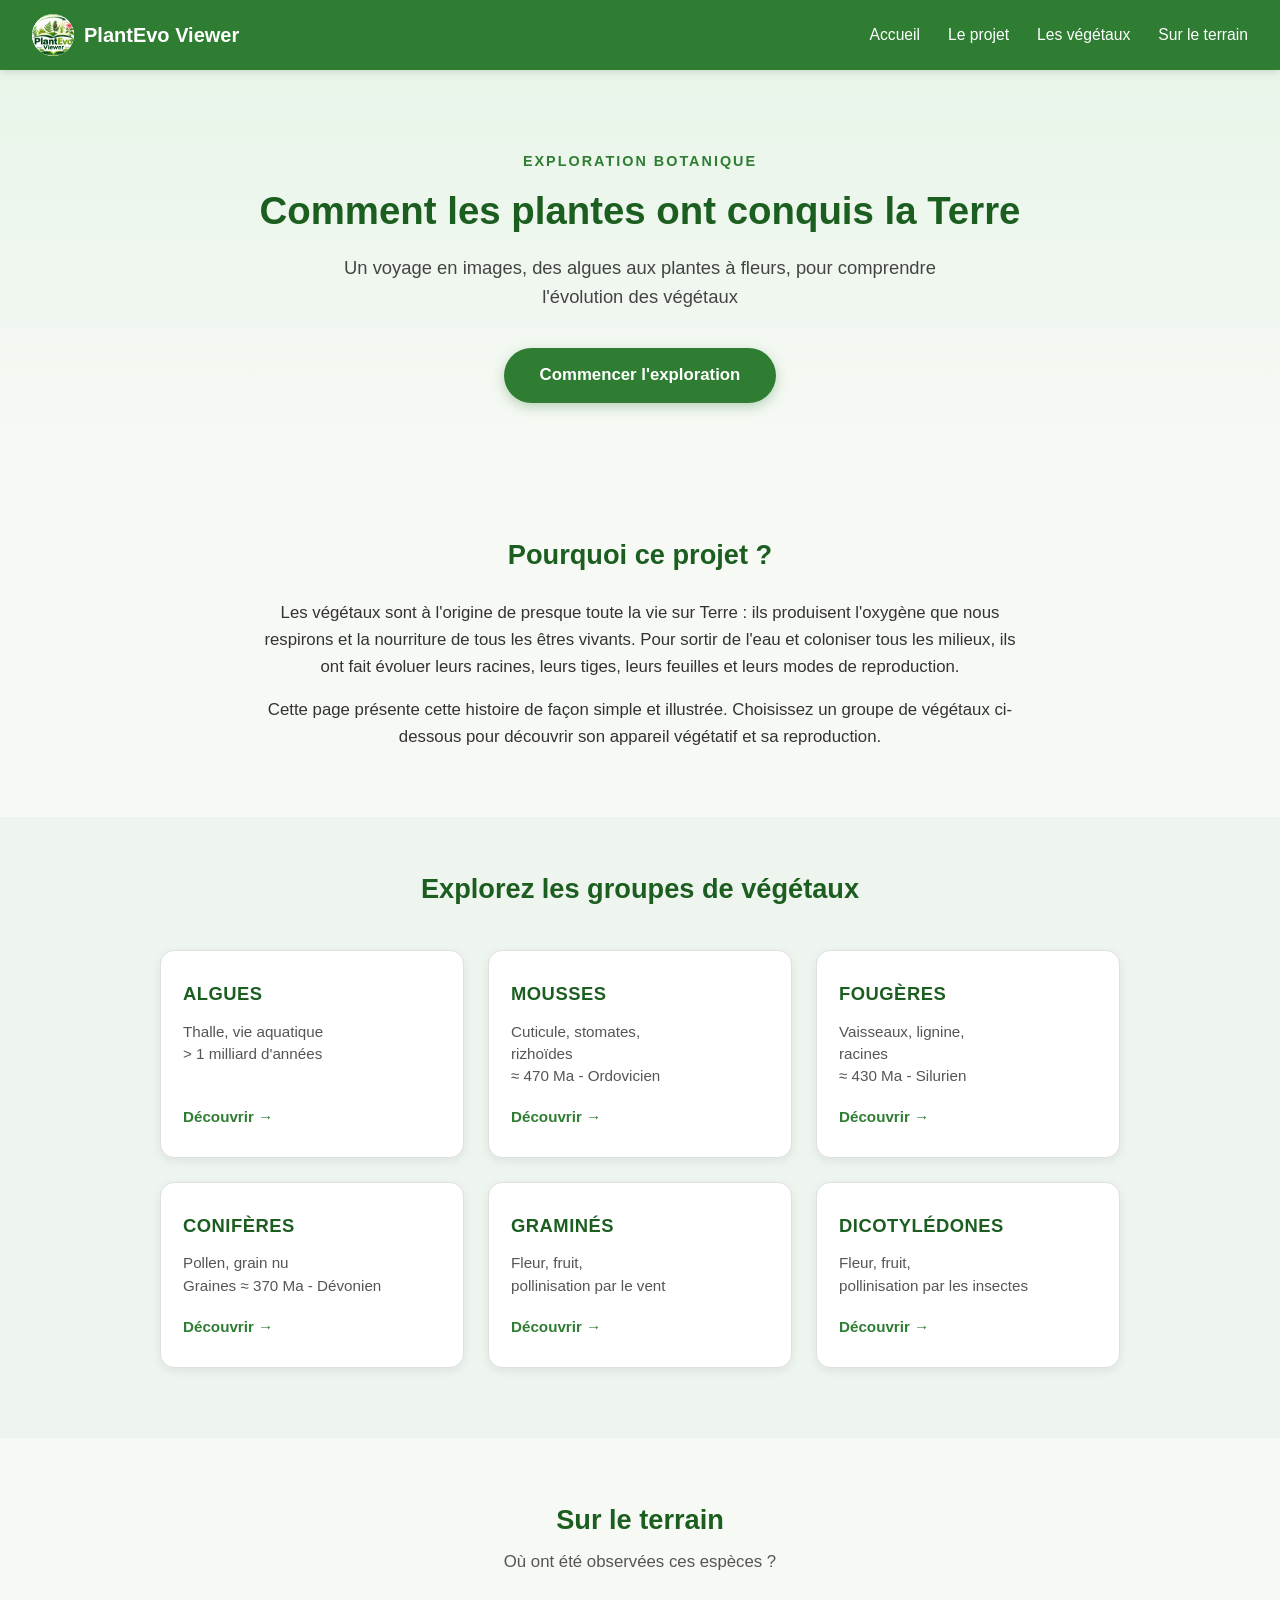
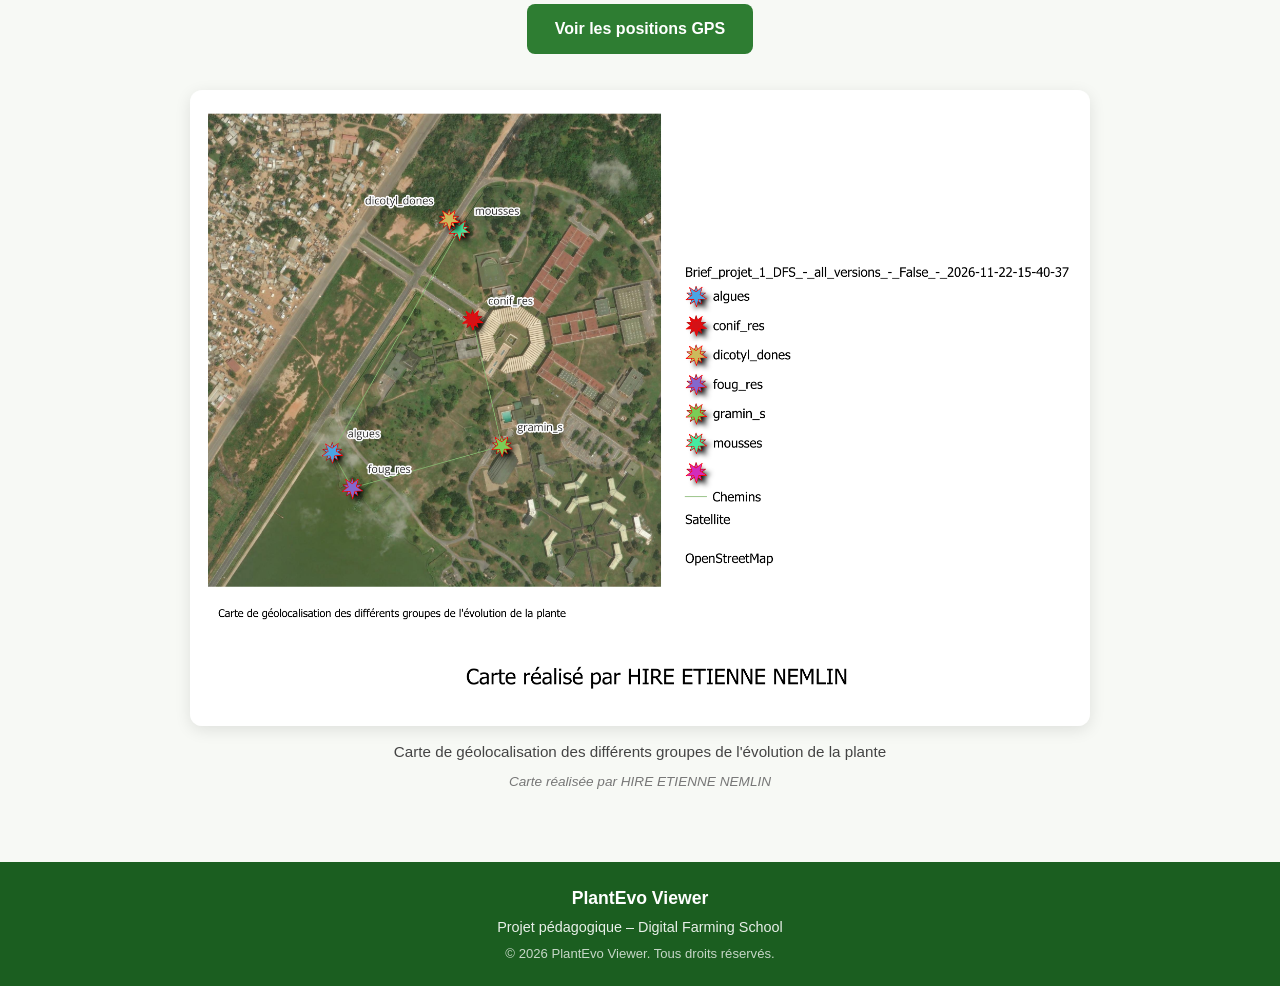
<file: index.html>
<!DOCTYPE html>
<html lang="fr">
<head>
  <meta charset="UTF-8">
  <meta name="viewport" content="width=device-width, initial-scale=1.0">
  <title>PlantEvo Viewer – Exploration Botanique</title>
  <link rel="stylesheet" href="css/style.css">
</head>
<body>

  <!-- HEADER -->
  <header>
    <div class="logo">
      <div class="logo-circle">
        <img src="image/PlantEvo.png" alt="Logo PlantEvo">
      </div>
      <span>PlantEvo Viewer</span>
    </div>

    <nav>
      <a href="#accueil">Accueil</a>
      <a href="#projet">Le projet</a>
      <a href="#vegetaux">Les végétaux</a>
      <a href="#terrain">Sur le terrain</a>
    </nav>
  </header>

  <!-- HERO -->
  <section id="accueil" class="hero">
    <p class="hero-label">EXPLORATION BOTANIQUE</p>
    <h1>Comment les plantes ont conquis la Terre</h1>
    <p class="hero-subtitle">
      Un voyage en images, des algues aux plantes à fleurs, pour comprendre<br>
      l'évolution des végétaux
    </p>
    <a href="#vegetaux" class="btn-primary">Commencer l'exploration</a>
  </section>

  <!-- POURQUOI CE PROJET -->
  <section id="projet" class="why-section">
    <h2>Pourquoi ce projet ?</h2>
    <div class="why-content">
      <p>
        Les végétaux sont à l'origine de presque toute la vie sur Terre : ils produisent l'oxygène que nous
        respirons et la nourriture de tous les êtres vivants. Pour sortir de l'eau et coloniser tous les milieux,
        ils ont fait évoluer leurs racines, leurs tiges, leurs feuilles et leurs modes de reproduction.
      </p>
      <p>
        Cette page présente cette histoire de façon simple et illustrée. Choisissez un groupe de végétaux
        ci-dessous pour découvrir son appareil végétatif et sa reproduction.
      </p>
    </div>
  </section>

  <!-- GROUPES DE VÉGÉTAUX -->
  <section id="vegetaux" class="groups-section">
    <h2>Explorez les groupes de végétaux</h2>

    <div class="groups-grid">
      <!-- Algues -->
      <a href="Algues.html" class="group-card">
        <h3>ALGUES</h3>
        <p>Thalle, vie aquatique<br>&gt; 1 milliard d'années</p>
        <span class="discover">Découvrir →</span>
      </a>

      <!-- Mousses -->
      <a href="Mousse.html" class="group-card">
        <h3>MOUSSES</h3>
        <p>Cuticule, stomates,<br>rizhoïdes<br>≈ 470 Ma - Ordovicien</p>
        <span class="discover">Découvrir →</span>
      </a>

      <!-- Fougères -->
      <a href="Fougère.html" class="group-card">
        <h3>FOUGÈRES</h3>
        <p>Vaisseaux, lignine,<br>racines<br>≈ 430 Ma - Silurien</p>
        <span class="discover">Découvrir →</span>
      </a>

      <!-- Conifères -->
      <a href="Conifère.html" class="group-card">
        <h3>CONIFÈRES</h3>
        <p>Pollen, grain nu<br>Graines ≈ 370 Ma - Dévonien</p>
        <span class="discover">Découvrir →</span>
      </a>

      <!-- Graminés -->
      <a href="Graminé.html" class="group-card">
        <h3>GRAMINÉS</h3>
        <p>Fleur, fruit,<br>pollinisation par le vent</p>
        <span class="discover">Découvrir →</span>
      </a>

      <!-- Dicotylédones -->
      <a href="Dicotylédone.html" class="group-card">
        <h3>DICOTYLÉDONES</h3>
        <p>Fleur, fruit,<br>pollinisation par les insectes</p>
        <span class="discover">Découvrir →</span>
      </a>
    </div>
  </section>

  <!-- SUR LE TERRAIN -->
  <section id="terrain" class="terrain-section">
    <h2>Sur le terrain</h2>
    <p class="terrain-subtitle">Où ont été observées ces espèces ?</p>

    <a href="image/Carte 1.png" class="btn-secondary">Voir les positions GPS</a>

    <div class="map-container">
      <img src="image/Carte 1.png" alt="Carte des observations">
      <p class="map-caption">Carte de géolocalisation des différents groupes de l'évolution de la plante</p>
      <p class="map-credit">Carte réalisée par HIRE ETIENNE NEMLIN</p>
    </div>
  </section>

  <!-- FOOTER -->
  <footer>
    <div class="title">PlantEvo Viewer</div>
    <div class="subtitle">Projet pédagogique – Digital Farming School</div>
    <div class="copyright">© 2026 PlantEvo Viewer. Tous droits réservés.</div>
  </footer>

</body>
</html>
</file>
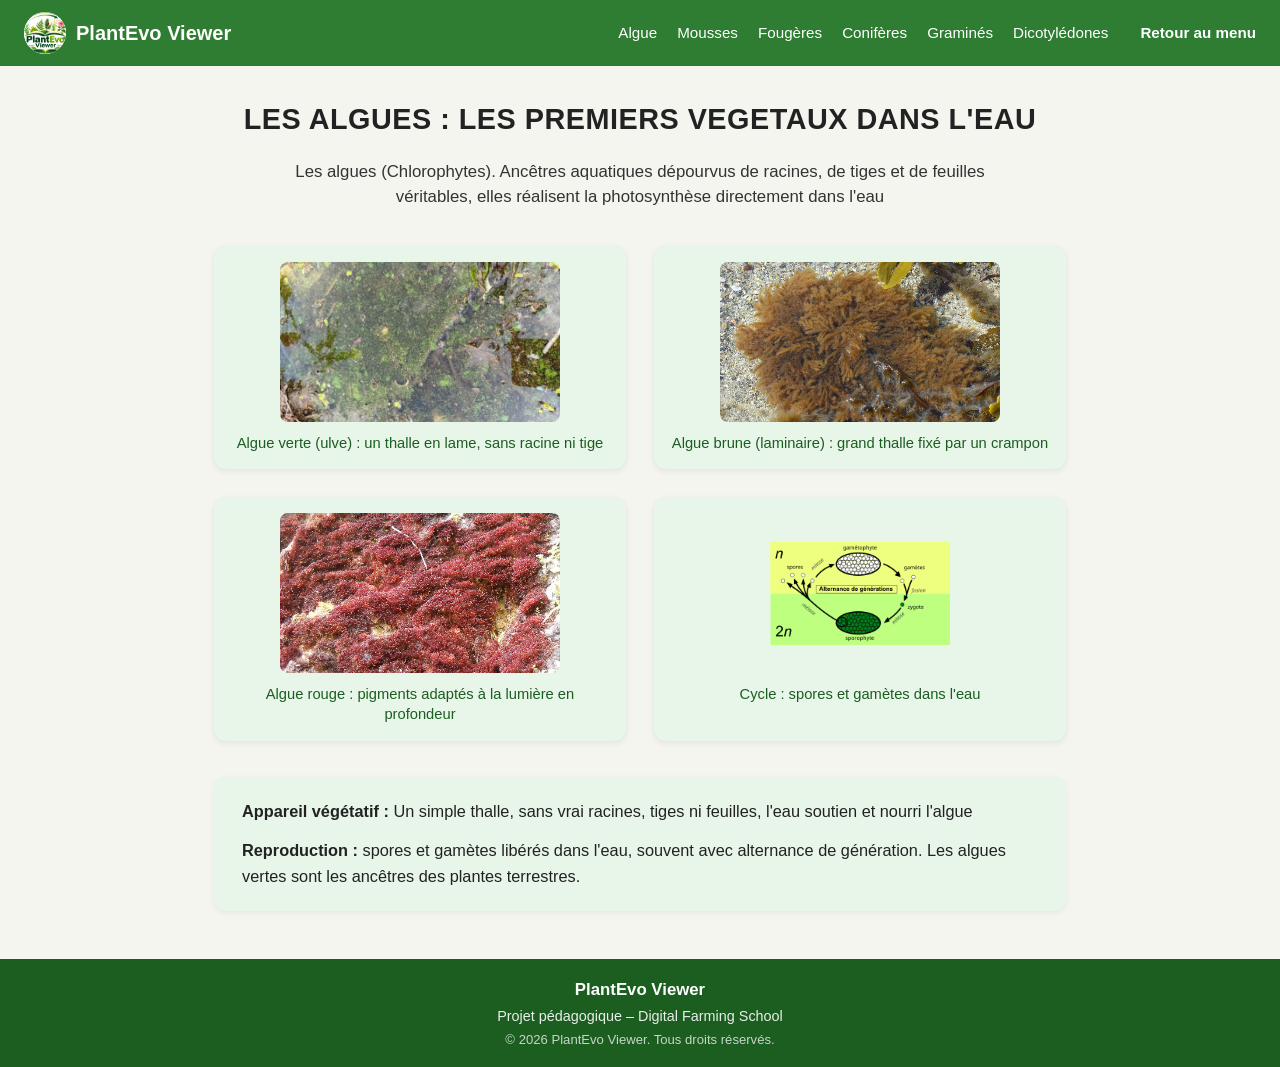
<file: Algues.html>
<!DOCTYPE html>
<html lang="fr">
<head>
  <meta charset="UTF-8">
  <meta name="viewport" content="width=device-width, initial-scale=1.0">
  <title>Les Algues – PlantEvo Viewer</title>
  <link rel="stylesheet" href="css/Algue.css">
</head>
<body>

  <!-- HEADER -->
  <header>
    <div class="logo">
      <div class="logo-circle">
        <img src="image/PlantEvo.png" alt="Logo PlantEvo">
      </div>
      <span>PlantEvo Viewer</span>
    </div>

    <nav>
      <a href="Algues.html">Algue</a>
      <a href="Mousse.html">Mousses</a>
      <a href="Fougère.html">Fougères</a>
      <a href="Conifère.html">Conifères</a>
      <a href="Graminé.html">Graminés</a>
      <a href="Dicotylédone.html">Dicotylédones</a>
      <a href="index.html" class="retour">Retour au menu</a>
    </nav>
  </header>

  <!-- CONTENU PRINCIPAL -->
  <main>
    <h1>LES ALGUES : LES PREMIERS VEGETAUX DANS L'EAU</h1>

    <p class="intro">
      Les algues (Chlorophytes). Ancêtres aquatiques dépourvus de racines, de tiges et de feuilles véritables,
      elles réalisent la photosynthèse directement dans l'eau
    </p>

    <div class="cards">
      <!-- Carte 1 -->
      <figure class="card">
        <img src="image/Algue_verte.jpg" alt="Algue verte">
        <figcaption>Algue verte (ulve) : un thalle en lame, sans racine ni tige</figcaption>
      </figure>

      <!-- Carte 2 -->
      <figure class="card">
        <img src="image/Algue_brune.jpg" alt="Algue brune">
        <figcaption>Algue brune (laminaire) : grand thalle fixé par un crampon</figcaption>
      </figure>

      <!-- Carte 3 -->
      <figure class="card">
        <img src="image/Algue_rouge.jpg" alt="Algue rouge">
        <figcaption>Algue rouge : pigments adaptés à la lumière en profondeur</figcaption>
      </figure>

      <!-- Carte 4 - Cycle -->
      <figure class="card cycle">
        <img src="image/gamete_spore.webp" alt="Cycle de vie">
        <figcaption>Cycle : spores et gamètes dans l'eau</figcaption>
      </figure>
    </div>

    <!-- Bloc d'informations -->
    <div class="info-box">
      <p>
        <strong>Appareil végétatif :</strong> Un simple thalle, sans vrai racines, tiges ni feuilles, l'eau soutien et nourri
        l'algue
      </p>
      <p>
        <strong>Reproduction :</strong> spores et gamètes libérés dans l'eau, souvent avec alternance de génération.
        Les algues vertes sont les ancêtres des plantes terrestres.
      </p>
    </div>
  </main>

  <!-- FOOTER -->
  <footer>
    <div class="title">PlantEvo Viewer</div>
    <div class="subtitle">Projet pédagogique – Digital Farming School</div>
    <div class="copyright">© 2026 PlantEvo Viewer. Tous droits réservés.</div>
  </footer>

</body>
</html>
</file>
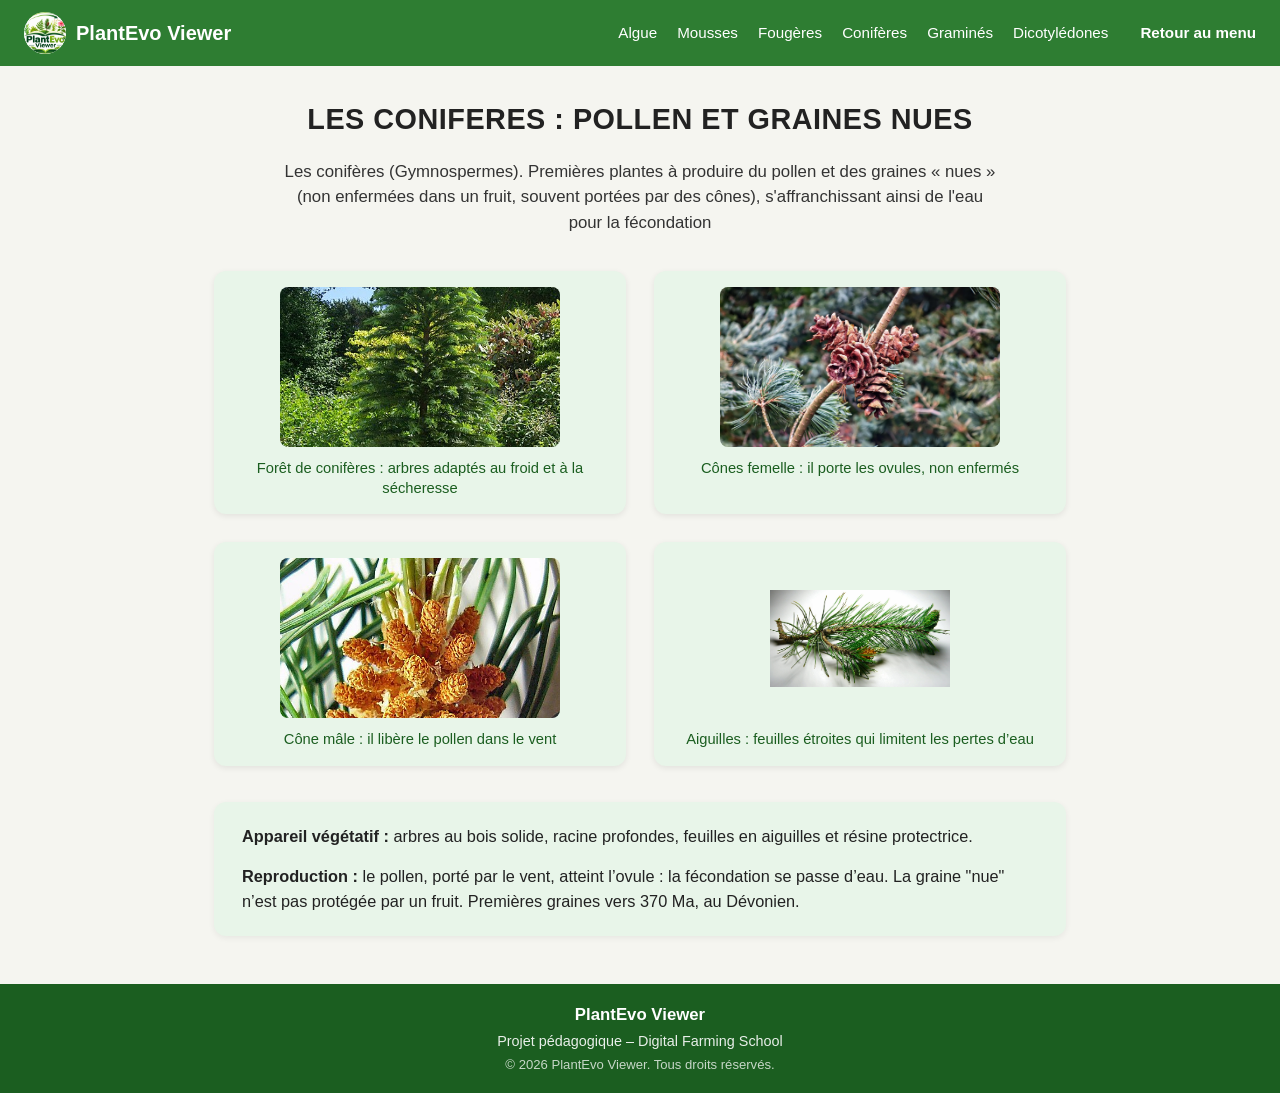
<file: Conifère.html>
<!DOCTYPE html>
<html lang="fr">
<head>
  <meta charset="UTF-8">
  <meta name="viewport" content="width=device-width, initial-scale=1.0">
  <title>Les conifères – PlantEvo Viewer</title>
  <link rel="stylesheet" href="css/Conifère.css">
</head>
<body>

  <!-- HEADER -->
  <header>
    <div class="logo">
      <div class="logo-circle">
        <img src="image/PlantEvo.png" alt="Logo PlantEvo">
      </div>
      <span>PlantEvo Viewer</span>
    </div>

    <nav>
      <a href="Algues.html">Algue</a>
      <a href="Mousse.html">Mousses</a>
      <a href="Fougère.html">Fougères</a>
      <a href="Conifère.html">Conifères</a>
      <a href="Graminé.html">Graminés</a>
      <a href="Dicotylédone.html">Dicotylédones</a>
      <a href="index.html" class="retour">Retour au menu</a>
    </nav>
  </header>

  <!-- CONTENU PRINCIPAL -->
  <main>
    <h1>LES CONIFERES : POLLEN ET GRAINES NUES</h1>

    <p class="intro">
      
Les conifères (Gymnospermes). Premières plantes à produire du pollen et des graines « nues » (non enfermées dans un fruit, souvent portées par des cônes), s'affranchissant ainsi de l'eau pour la fécondation
    </p>

    <div class="cards">
      <!-- Carte 1 -->
      <figure class="card">
        <img src="image/conifère.jpg" alt="Forêt de conifères">
        <figcaption>Forêt de conifères : arbres adaptés au froid et à la sécheresse</figcaption>
      </figure>

      <!-- Carte 2 -->
      <figure class="card">
        <img src="image/cone_femelle.jpg" alt="Cône femelle">
        <figcaption>Cônes femelle : il porte les ovules, non enfermés</figcaption>
      </figure>

      <!-- Carte 3 -->
      <figure class="card">
        <img src="image/cones_male.jpg" alt="Cônes mâles">
        <figcaption>Cône mâle : il libère le pollen dans le vent</figcaption>
      </figure>

      <!-- Carte 4 - Cycle -->
      <figure class="card cycle">
        <img src="image/cone_aiguille.jpg" alt="Aiguille et cône">
        <figcaption>Aiguilles : feuilles étroites qui limitent les pertes d’eau</figcaption>
      </figure>
    </div>

    <!-- Bloc d'informations -->
    <div class="info-box">
      <p>
        <strong>Appareil végétatif :</strong> arbres au bois solide, racine profondes, feuilles en aiguilles et résine protectrice.
      </p>
      <p>
        <strong>Reproduction :</strong> le pollen, porté par le vent, atteint l’ovule : la fécondation se passe d’eau. La graine "nue" n’est pas protégée par un fruit.
Premières graines vers 370 Ma, au Dévonien.
      </p>
    </div>
  </main>

  <!-- FOOTER -->
  <footer>
    <div class="title">PlantEvo Viewer</div>
    <div class="subtitle">Projet pédagogique – Digital Farming School</div>
    <div class="copyright">© 2026 PlantEvo Viewer. Tous droits réservés.</div>
  </footer>

</body>
</html>
</file>
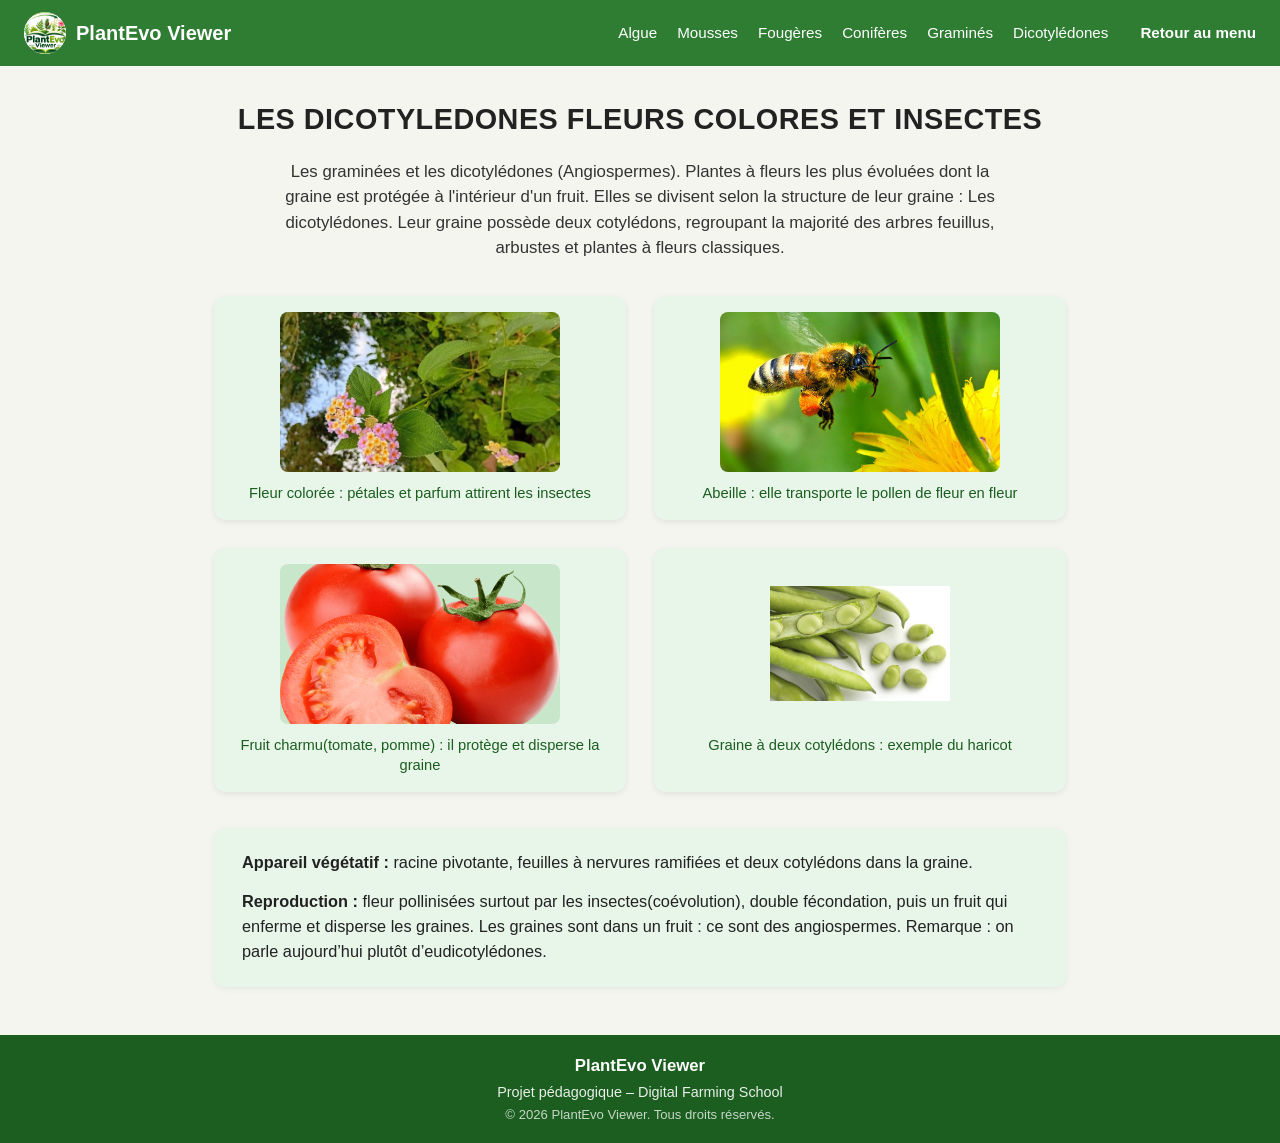
<file: Dicotylédone.html>
<!DOCTYPE html>
<html lang="fr">
<head>
  <meta charset="UTF-8">
  <meta name="viewport" content="width=device-width, initial-scale=1.0">
  <title>Les Dicotylédones – PlantEvo Viewer</title>
  <link rel="stylesheet" href="css/Dicotylédone.css">
</head>
<body>

  <!-- HEADER -->
  <header>
    <div class="logo">
      <div class="logo-circle">
        <img src="image/PlantEvo.png" alt="Logo PlantEvo">
      </div>
      <span>PlantEvo Viewer</span>
    </div>

    <nav>
      <a href="Algues.html">Algue</a>
      <a href="Mousse.html">Mousses</a>
      <a href="Fougère.html">Fougères</a>
      <a href="Conifère.html">Conifères</a>
      <a href="Graminé.html">Graminés</a>
      <a href="Dicotylédone.html">Dicotylédones</a>
      <a href="index.html" class="retour">Retour au menu</a>
    </nav>
  </header>

  <!-- CONTENU PRINCIPAL -->
  <main>
    <h1>LES DICOTYLEDONES FLEURS COLORES ET INSECTES</h1>

    <p class="intro">
      
Les graminées et les dicotylédones (Angiospermes). Plantes à fleurs les plus évoluées dont la graine est protégée à l'intérieur d'un fruit. Elles se divisent selon la structure de leur graine :
Les dicotylédones. Leur graine possède deux cotylédons, regroupant la majorité des arbres feuillus, arbustes et plantes à fleurs classiques.
    </p>

    <div class="cards">
      <!-- Carte 1 -->
      <figure class="card">
        <img src="image/Dicotylédones.jpg" alt="Fleur de dicotylédone">
        <figcaption>Fleur colorée : pétales et parfum attirent les insectes</figcaption>
      </figure>

      <!-- Carte 2 -->
      <figure class="card">
        <img src="image/abeille.jpg" alt="Abeille">
        <figcaption>Abeille : elle transporte le pollen de fleur en fleur</figcaption>
      </figure>

      <!-- Carte 3 -->
      <figure class="card">
        <img src="image/tomate.png" alt="Tomate">
        <figcaption>Fruit charmu(tomate, pomme) : il protège et disperse la graine</figcaption>
      </figure>

      <!-- Carte 4 - Cycle -->
      <figure class="card cycle">
        <img src="image/haricot2.webp" alt="Haricot">
        <figcaption>Graine à deux cotylédons : exemple du haricot</figcaption>
      </figure>
    </div>

    <!-- Bloc d'informations -->
    <div class="info-box">
      <p>
        <strong>Appareil végétatif :</strong>  racine pivotante, feuilles à nervures ramifiées et deux cotylédons dans la graine.
      </p>
      <p>
        <strong>Reproduction :</strong> fleur pollinisées surtout par les insectes(coévolution), double fécondation, puis un fruit qui enferme et disperse les graines. Les graines sont dans un fruit : ce sont des angiospermes.
Remarque : on parle aujourd’hui plutôt d’eudicotylédones. 
      </p>
    </div>
  </main>

  <!-- FOOTER -->
  <footer>
    <div class="title">PlantEvo Viewer</div>
    <div class="subtitle">Projet pédagogique – Digital Farming School</div>
    <div class="copyright">© 2026 PlantEvo Viewer. Tous droits réservés.</div>
  </footer>

</body>
</html>
</file>
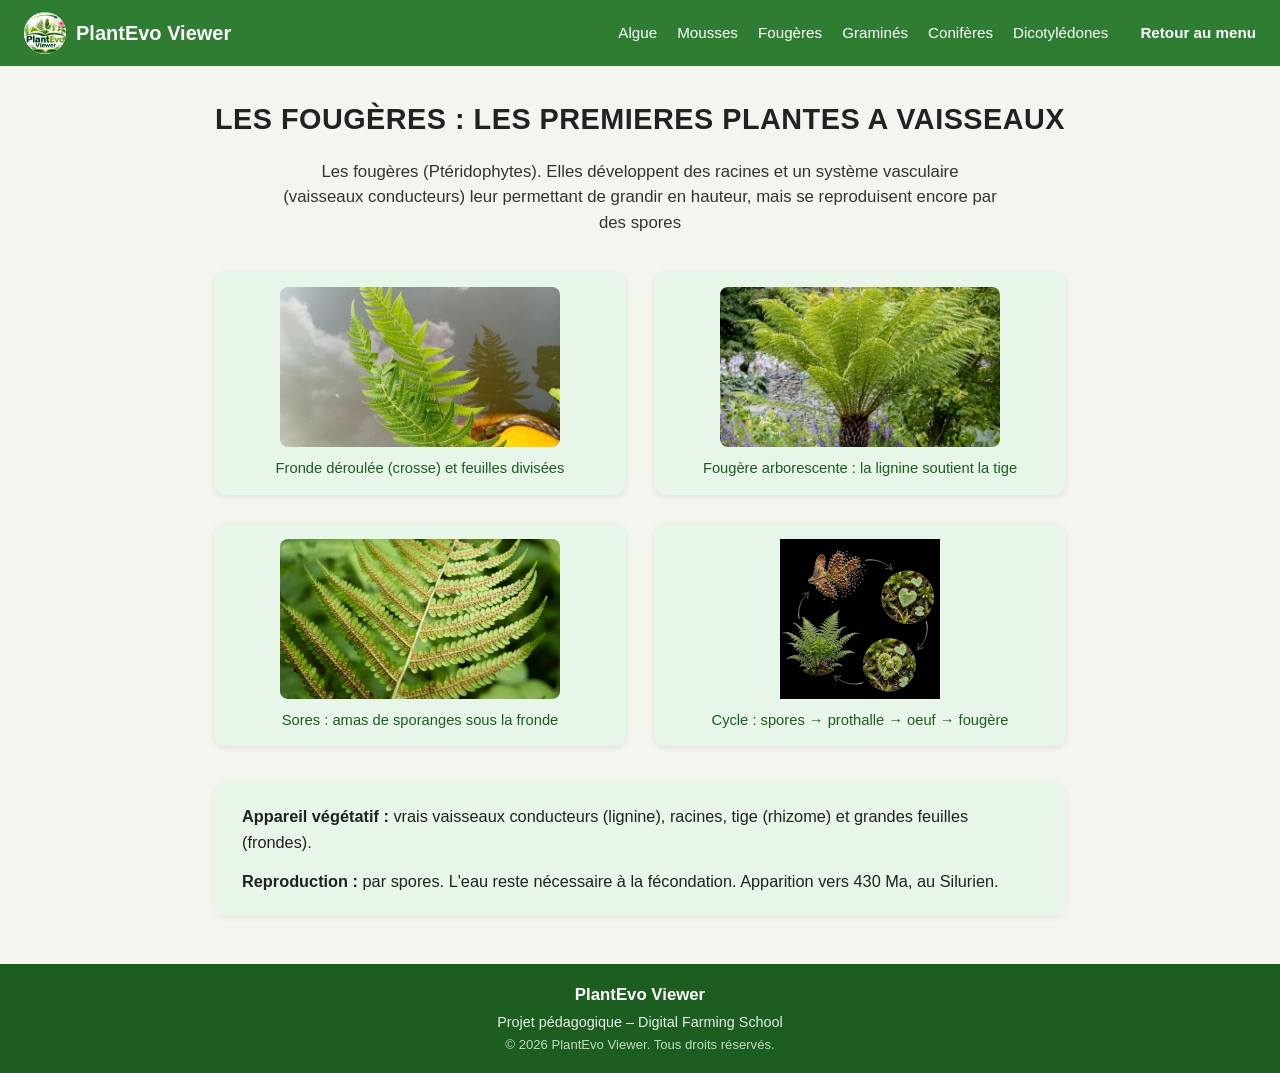
<file: Fougère.html>
<!DOCTYPE html>
<html lang="fr">
<head>
  <meta charset="UTF-8">
  <meta name="viewport" content="width=device-width, initial-scale=1.0">
  <title>Les Fougères – PlantEvo Viewer</title>
  <link rel="stylesheet" href="css/Fougère.css">
</head>
<body>

  <!-- HEADER -->
  <header>
    <div class="logo">
      <div class="logo-circle">
        <img src="image/PlantEvo.png" alt="Logo PlantEvo">
      </div>
      <span>PlantEvo Viewer</span>
    </div>

    <nav>
      <a href="Algues.html">Algue</a>
      <a href="Mousse.html">Mousses</a>
      <a href="Fougère.html">Fougères</a>
      <a href="Graminé.html">Graminés</a>
      <a href="Conifère.html">Conifères</a>
      <a href="Dicotylédone.html">Dicotylédones</a>
      <a href="index.html" class="retour">Retour au menu</a>
    </nav>
  </header>

  <!-- CONTENU PRINCIPAL -->
  <main>
    <h1>LES FOUGÈRES : LES PREMIERES PLANTES A VAISSEAUX</h1>

    <p class="intro">
      Les fougères (Ptéridophytes). Elles développent des racines et un système vasculaire (vaisseaux conducteurs)
      leur permettant de grandir en hauteur, mais se reproduisent encore par des spores
    </p>

    <div class="cards">
      <!-- Carte 1 -->
      <figure class="card">
        <img src="image/Fougères1.jpg" alt="Fronde déroulée">
        <figcaption>Fronde déroulée (crosse) et feuilles divisées</figcaption>
      </figure>

      <!-- Carte 2 -->
      <figure class="card">
        <img src="image/fougere_arborescente.jpg" alt="Fougère arborescente">
        <figcaption>Fougère arborescente : la lignine soutient la tige</figcaption>
      </figure>

      <!-- Carte 3 -->
      <figure class="card">
        <img src="image/sores_fougère.webp" alt="Sores">
        <figcaption>Sores : amas de sporanges sous la fronde</figcaption>
      </figure>

      <!-- Carte 4 - Cycle -->
      <figure class="card cycle">
        <img src="image/cycle_fougere.jpeg" alt="Cycle de vie">
        <figcaption>Cycle : spores → prothalle → oeuf → fougère</figcaption>
      </figure>
    </div>

    <!-- Bloc d'informations -->
    <div class="info-box">
      <p>
        <strong>Appareil végétatif :</strong> vrais vaisseaux conducteurs (lignine), racines,
        tige (rhizome) et grandes feuilles (frondes).
      </p>
      <p>
        <strong>Reproduction :</strong> par spores. L'eau reste nécessaire à la fécondation.
        Apparition vers 430 Ma, au Silurien.
      </p>
    </div>
  </main>

  <!-- FOOTER -->
  <footer>
    <div class="title">PlantEvo Viewer</div>
    <div class="subtitle">Projet pédagogique – Digital Farming School</div>
    <div class="copyright">© 2026 PlantEvo Viewer. Tous droits réservés.</div>
  </footer>

</body>
</html>
</file>
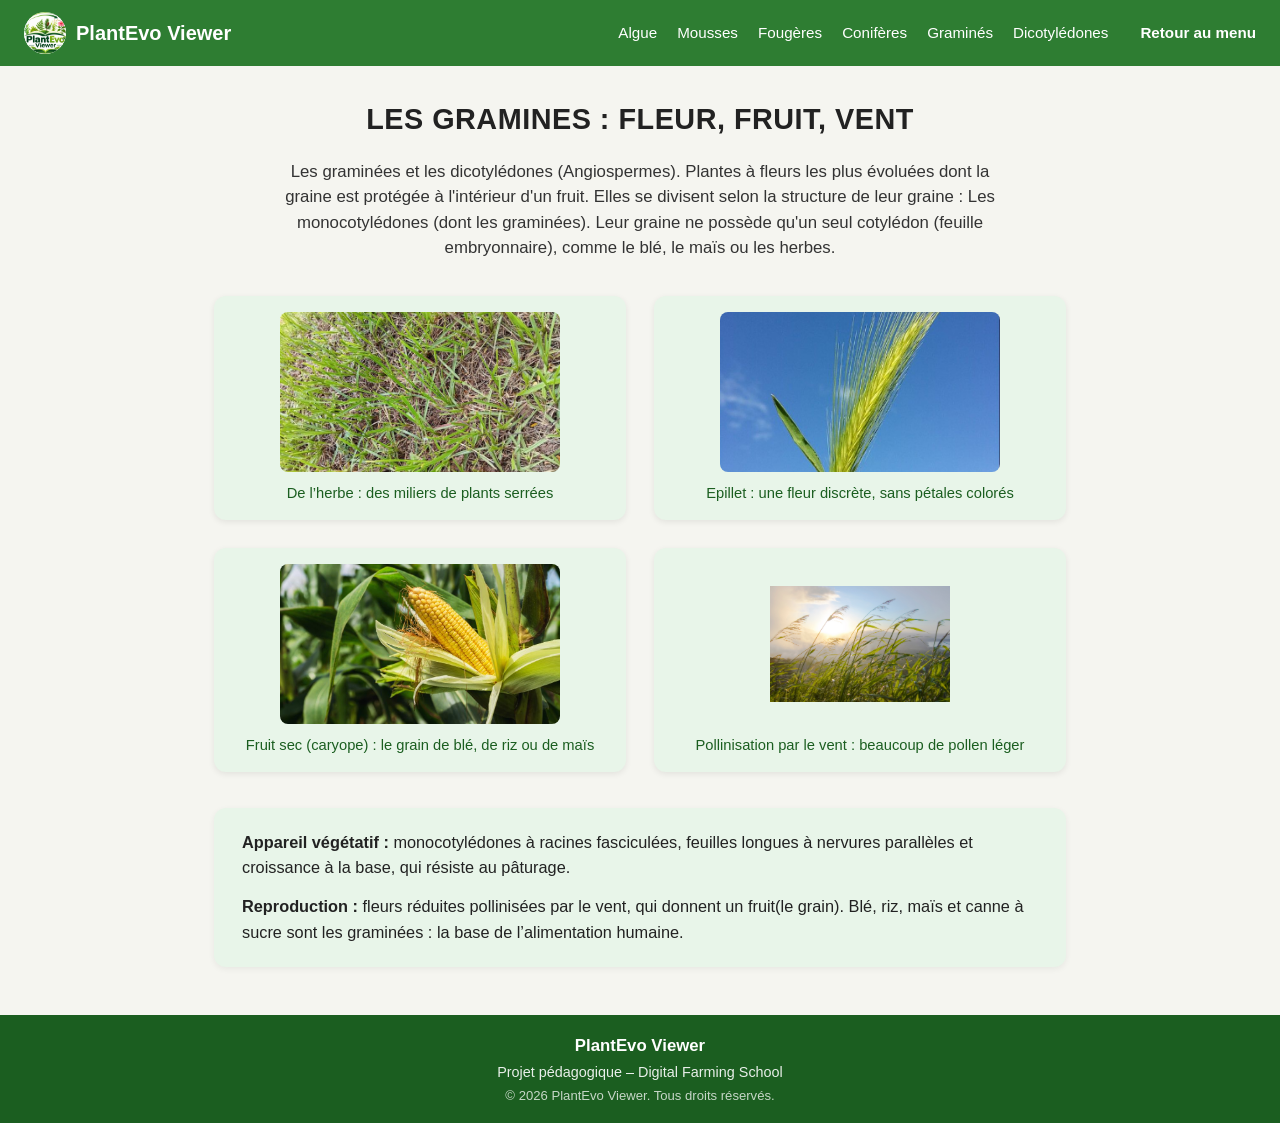
<file: Graminé.html>
<!DOCTYPE html>
<html lang="fr">
<head>
  <meta charset="UTF-8">
  <meta name="viewport" content="width=device-width, initial-scale=1.0">
  <title>Les Graminés – PlantEvo Viewer</title>
  <link rel="stylesheet" href="css/Graminé.css">
</head>
<body>

  <!-- HEADER -->
  <header>
    <div class="logo">
      <div class="logo-circle">
        <img src="image/PlantEvo.png" alt="Logo PlantEvo">
      </div>
      <span>PlantEvo Viewer</span>
    </div>

    <nav>
      <a href="Algues.html">Algue</a>
      <a href="Mousse.html">Mousses</a>
      <a href="Fougère.html">Fougères</a>
      <a href="Conifère.html">Conifères</a>
      <a href="Graminé.html">Graminés</a>
      <a href="Dicotylédone.html">Dicotylédones</a>
      <a href="index.html" class="retour">Retour au menu</a>
    </nav>
  </header>

  <!-- CONTENU PRINCIPAL -->
  <main>
    <h1>LES GRAMINES : FLEUR, FRUIT, VENT</h1>

    <p class="intro">
      Les graminées et les dicotylédones (Angiospermes). Plantes à fleurs les plus évoluées dont la graine est protégée à l'intérieur d'un fruit. Elles se divisent selon la structure de leur graine :
Les monocotylédones (dont les graminées). Leur graine ne possède qu'un seul cotylédon (feuille embryonnaire), comme le blé, le maïs ou les herbes.
    </p>

    <div class="cards">
      <!-- Carte 1 -->
      <figure class="card">
        <img src="image/Graminés1.jpg" alt="Herbe de prairie">
        <figcaption>De l’herbe : des miliers de plants serrées</figcaption>
      </figure>

      <!-- Carte 2 -->
      <figure class="card">
        <img src="image/epillet.jpg" alt="Epillet">
        <figcaption>Epillet : une fleur discrète, sans pétales colorés</figcaption>
      </figure>

      <!-- Carte 3 -->
      <figure class="card">
        <img src="image/maïs.jpg" alt="Maïs">
        <figcaption>Fruit sec (caryope) :  le grain de blé, de riz ou de maïs</figcaption>
      </figure>

      <!-- Carte 4 - Cycle -->
      <figure class="card cycle">
        <img src="image/vent_graminé.png" alt="vent et pollinisation">
        <figcaption>Pollinisation par le vent : beaucoup de pollen léger</figcaption>
      </figure>
    </div>

    <!-- Bloc d'informations -->
    <div class="info-box">
      <p>
        <strong>Appareil végétatif :</strong> monocotylédones à racines fasciculées, feuilles longues à nervures parallèles et croissance à la base, qui résiste au pâturage.
      </p>
      <p>
        <strong>Reproduction :</strong> fleurs réduites pollinisées par le vent, qui donnent un fruit(le grain). Blé, riz, maïs et canne à sucre sont les graminées : la base de l’alimentation humaine.
      </p>
    </div>
  </main>

  <!-- FOOTER -->
  <footer>
    <div class="title">PlantEvo Viewer</div>
    <div class="subtitle">Projet pédagogique – Digital Farming School</div>
    <div class="copyright">© 2026 PlantEvo Viewer. Tous droits réservés.</div>
  </footer>

</body>
</html>
</file>
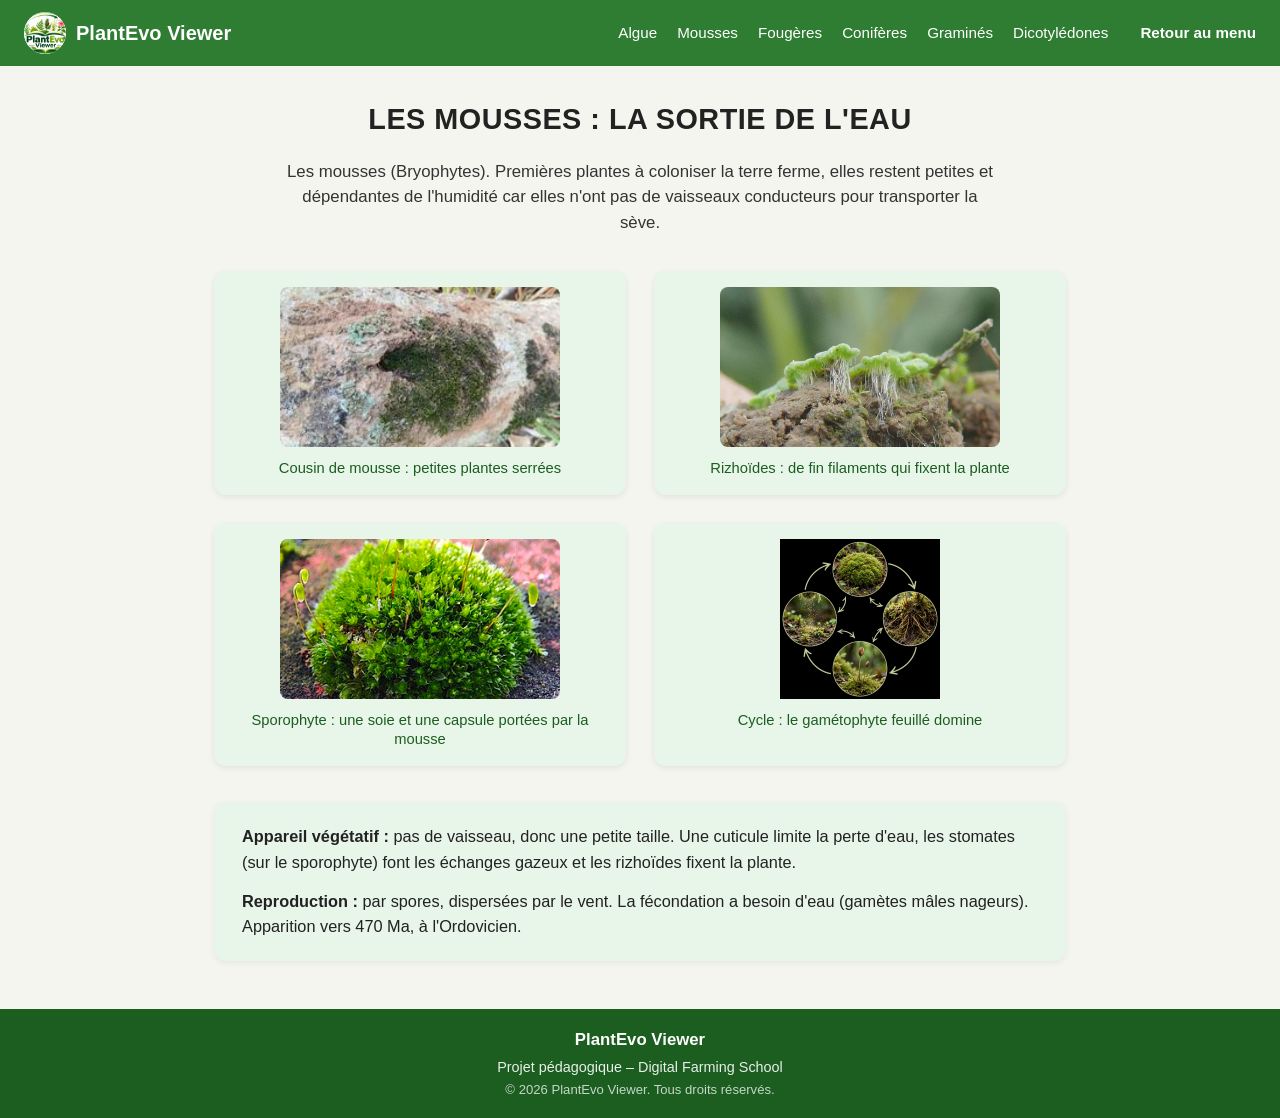
<file: Mousse.html>
<!DOCTYPE html>
<html lang="fr">
<head>
  <meta charset="UTF-8">
  <meta name="viewport" content="width=device-width, initial-scale=1.0">
  <title>PlantEvo Viewer - Les Mousses</title>
  <link rel="stylesheet" href="css/Mousse.css">
</head>
<body>

  <!-- HEADER -->
  <header>
    <div class="logo">
      <div class="logo-circle">
        <img src="image/PlantEvo.png" alt="Logo PlantEvo">
      </div>
      <span>PlantEvo Viewer</span>
    </div>

    <nav>
      <a href="Algues.html">Algue</a>
      <a href="Mousse.html">Mousses</a>
      <a href="Fougère.html">Fougères</a>
      <a href="Conifère.html">Conifères</a>
      <a href="Graminé.html">Graminés</a>
      <a href="Dicotylédone.html">Dicotylédones</a>
      <a href="index.html" class="retour">Retour au menu</a>
    </nav>
  </header>

  <!-- CONTENU PRINCIPAL -->
  <main>
    <h1>LES MOUSSES : LA SORTIE DE L'EAU</h1>

    <p class="intro">
      Les mousses (Bryophytes). Premières plantes à coloniser la terre ferme, elles restent petites et dépendantes
      de l'humidité car elles n'ont pas de vaisseaux conducteurs pour transporter la sève.
    </p>

    <div class="cards">
      <!-- Carte 1 -->
      <figure class="card">
        <img src="image/Mousse1.jpg" alt="Cousin de mousse">
        <figcaption>Cousin de mousse : petites plantes serrées</figcaption>
      </figure>

      <!-- Carte 2 -->
      <figure class="card">
        <img src="image/rizhoide.jpg" alt="Rizhoïdes">
        <figcaption>Rizhoïdes : de fin filaments qui fixent la plante</figcaption>
      </figure>

      <!-- Carte 3 -->
      <figure class="card">
        <img src="image/sporophyte.jpg" alt="Sporophyte">
        <figcaption>Sporophyte : une soie et une capsule portées par la mousse</figcaption>
      </figure>

      <!-- Carte 4 - Cycle -->
      <figure class="card cycle">
        <img src="image/cycle_mouuse.jpeg" alt="Cycle de vie">
        <figcaption>Cycle : le gamétophyte feuillé domine</figcaption>
      </figure>
    </div>

    <!-- Bloc d'informations -->
    <div class="info-box">
      <p>
        <strong>Appareil végétatif :</strong> pas de vaisseau, donc une petite taille. Une cuticule limite la
        perte d'eau, les stomates (sur le sporophyte) font les échanges gazeux et les
        rizhoïdes fixent la plante.
      </p>
      <p>
        <strong>Reproduction :</strong> par spores, dispersées par le vent. La fécondation a besoin d'eau
        (gamètes mâles nageurs). Apparition vers 470 Ma, à l'Ordovicien.
      </p>
    </div>
  </main>

  <!-- FOOTER -->
  <footer>
    <div class="title">PlantEvo Viewer</div>
    <div class="subtitle">Projet pédagogique – Digital Farming School</div>
    <div class="copyright">© 2026 PlantEvo Viewer. Tous droits réservés.</div>
  </footer>

</body>
</html>
</file>
<file: css/style.css>
/* Smooth scroll */
html {
  scroll-behavior: smooth;
}

* {
  margin: 0;
  padding: 0;
  box-sizing: border-box;
}

body {
  font-family: Arial, Helvetica, sans-serif;
  background-color: #f7f9f5;
  color: #222;
  line-height: 1.6;
}

/* ===== HEADER ===== */
header {
  background-color: #2e7d32;
  color: white;
  padding: 14px 32px;
  display: flex;
  align-items: center;
  justify-content: space-between;
  position: sticky;
  top: 0;
  z-index: 100;
  box-shadow: 0 2px 8px rgba(0,0,0,0.12);
}

.logo {
  display: flex;
  align-items: center;
  gap: 10px;
  font-size: 1.25rem;
  font-weight: bold;
}

.logo-circle {
  width: 42px;
  height: 42px;
  background: white;
  border-radius: 50%;
  display: flex;
  align-items: center;
  justify-content: center;
  overflow: hidden;
}

.logo-circle img {
  width: 100%;
  height: 100%;
  object-fit: cover;
}

nav {
  display: flex;
  gap: 28px;
}

nav a {
  color: white;
  text-decoration: none;
  font-size: 0.98rem;
  font-weight: 500;
  transition: opacity 0.2s;
}

nav a:hover {
  opacity: 0.85;
  text-decoration: underline;
}

/* ===== HERO ===== */
.hero {
  text-align: center;
  padding: 80px 24px 70px;
  background: linear-gradient(180deg, #e8f5e9 0%, #f7f9f5 100%);
}

.hero-label {
  font-size: 0.9rem;
  letter-spacing: 2px;
  color: #2e7d32;
  font-weight: 600;
  margin-bottom: 14px;
  text-transform: uppercase;
}

.hero h1 {
  font-size: 2.4rem;
  font-weight: 700;
  color: #1b5e20;
  margin-bottom: 18px;
  line-height: 1.25;
}

.hero-subtitle {
  font-size: 1.15rem;
  color: #444;
  max-width: 620px;
  margin: 0 auto 36px;
}

.btn-primary {
  display: inline-block;
  background-color: #2e7d32;
  color: white;
  text-decoration: none;
  padding: 14px 36px;
  border-radius: 30px;
  font-size: 1.05rem;
  font-weight: 600;
  transition: background-color 0.25s, transform 0.2s;
  box-shadow: 0 4px 12px rgba(46, 125, 50, 0.3);
}

.btn-primary:hover {
  background-color: #1b5e20;
  transform: translateY(-2px);
}

/* ===== POURQUOI CE PROJET ===== */
.why-section {
  max-width: 800px;
  margin: 0 auto;
  padding: 60px 24px 50px;
  text-align: center;
}

.why-section h2 {
  font-size: 1.7rem;
  color: #1b5e20;
  margin-bottom: 24px;
}

.why-content p {
  font-size: 1.05rem;
  color: #333;
  margin-bottom: 16px;
}

/* ===== GROUPES ===== */
.groups-section {
  padding: 50px 24px 70px;
  background-color: #eef5ee;
}

.groups-section h2 {
  text-align: center;
  font-size: 1.7rem;
  color: #1b5e20;
  margin-bottom: 40px;
}

.groups-grid {
  display: grid;
  grid-template-columns: repeat(3, 1fr);
  gap: 24px;
  max-width: 960px;
  margin: 0 auto;
}

.group-card {
  background: white;
  border-radius: 14px;
  padding: 28px 22px;
  text-decoration: none;
  color: inherit;
  box-shadow: 0 3px 10px rgba(0,0,0,0.07);
  transition: transform 0.25s, box-shadow 0.25s;
  display: flex;
  flex-direction: column;
  border: 1px solid #e0e0e0;
}

.group-card:hover {
  transform: translateY(-6px);
  box-shadow: 0 10px 24px rgba(0,0,0,0.12);
}

.group-card h3 {
  font-size: 1.15rem;
  color: #1b5e20;
  margin-bottom: 12px;
  letter-spacing: 0.5px;
}

.group-card p {
  font-size: 0.95rem;
  color: #555;
  flex-grow: 1;
  margin-bottom: 18px;
  line-height: 1.45;
}

.group-card .discover {
  font-size: 0.95rem;
  color: #2e7d32;
  font-weight: 600;
}

/* ===== SUR LE TERRAIN ===== */
.terrain-section {
  padding: 60px 24px 70px;
  text-align: center;
}

.terrain-section h2 {
  font-size: 1.7rem;
  color: #1b5e20;
  margin-bottom: 8px;
}

.terrain-subtitle {
  font-size: 1.05rem;
  color: #555;
  margin-bottom: 28px;
}

.btn-secondary {
  display: inline-block;
  background-color: #2e7d32;
  color: white;
  text-decoration: none;
  padding: 12px 28px;
  border-radius: 8px;
  font-size: 1rem;
  font-weight: 600;
  margin-bottom: 36px;
  transition: background-color 0.25s;
}

.btn-secondary:hover {
  background-color: #1b5e20;
}

.map-container {
  max-width: 900px;
  margin: 0 auto;
}

.map-container img {
  width: 100%;
  border-radius: 12px;
  box-shadow: 0 4px 16px rgba(0,0,0,0.1);
  display: block;
}

.map-caption {
  margin-top: 14px;
  font-size: 0.95rem;
  color: #444;
}

.map-credit {
  margin-top: 6px;
  font-size: 0.85rem;
  color: #777;
  font-style: italic;
}

/* ===== FOOTER ===== */
footer {
  background-color: #1b5e20;
  color: white;
  text-align: center;
  padding: 22px 16px;
  font-size: 0.9rem;
}

footer .title {
  font-weight: 700;
  font-size: 1.1rem;
  margin-bottom: 4px;
}

footer .subtitle {
  opacity: 0.9;
  margin-bottom: 3px;
}

footer .copyright {
  opacity: 0.75;
  font-size: 0.82rem;
}

/* ===== RESPONSIVE ===== */
@media (max-width: 800px) {
  .groups-grid {
    grid-template-columns: 1fr 1fr;
  }

  .hero h1 {
    font-size: 1.9rem;
  }

  nav {
    gap: 16px;
  }
}

@media (max-width: 560px) {
  .groups-grid {
    grid-template-columns: 1fr;
  }

  header {
    flex-direction: column;
    gap: 12px;
    padding: 14px 20px;
  }

  nav {
    flex-wrap: wrap;
    justify-content: center;
    gap: 12px 18px;
  }

  .hero {
    padding: 50px 20px 50px;
  }

  .hero h1 {
    font-size: 1.6rem;
  }
}
</file>
<file: css/Algue.css>
* {
  margin: 0;
  padding: 0;
  box-sizing: border-box;
}

body {
  font-family: Arial, Helvetica, sans-serif;
  background-color: #f5f5f0;
  color: #222;
  line-height: 1.5;
}

/* ===== HEADER ===== */
header {
  background-color: #2e7d32;
  color: white;
  padding: 12px 24px;
  display: flex;
  align-items: center;
  justify-content: space-between;
  flex-wrap: wrap;
  gap: 12px;
}

.logo {
  display: flex;
  align-items: center;
  gap: 10px;
  font-size: 1.25rem;
  font-weight: bold;
}

.logo-circle {
  width: 42px;
  height: 42px;
  background: white;
  border-radius: 50%;
  display: flex;
  align-items: center;
  justify-content: center;
  overflow: hidden;
}

.logo-circle img {
  width: 100%;
  height: 100%;
  object-fit: cover;
}

nav {
  display: flex;
  flex-wrap: wrap;
  gap: 8px 20px;
  align-items: center;
}

nav a {
  color: white;
  text-decoration: none;
  font-size: 0.95rem;
  font-weight: 500;
  transition: opacity 0.2s;
}

nav a:hover {
  opacity: 0.85;
  text-decoration: underline;
}

.retour {
  margin-left: 12px;
  font-weight: 600;
}

/* ===== MAIN CONTENT ===== */
main {
  max-width: 900px;
  margin: 0 auto;
  padding: 32px 24px 48px;
}

h1 {
  text-align: center;
  font-size: 1.8rem;
  font-weight: 700;
  margin-bottom: 18px;
  letter-spacing: 0.5px;
}

.intro {
  text-align: center;
  font-size: 1.05rem;
  max-width: 720px;
  margin: 0 auto 36px;
  color: #333;
}

/* ===== GRID DES CARTES ===== */
.cards {
  display: grid;
  grid-template-columns: 1fr 1fr;
  gap: 28px;
  margin-bottom: 36px;
}

.card {
  background: #e8f5e9;
  border-radius: 12px;
  padding: 16px;
  text-align: center;
  box-shadow: 0 2px 6px rgba(0,0,0,0.08);
}

.card img {
  width: 100%;
  max-width: 280px;
  height: 160px;
  object-fit: cover;
  border-radius: 8px;
  background: #c8e6c9;
  display: block;
  margin: 0 auto 12px;
}

.card.cycle img {
  max-width: 180px;
  height: 160px;
  object-fit: contain;
  background: transparent;
}

.card figcaption {
  font-size: 0.92rem;
  color: #1b5e20;
  font-weight: 500;
  line-height: 1.35;
}

/* ===== BLOC TEXTE BAS ===== */
.info-box {
  background: #e8f5e9;
  border-radius: 12px;
  padding: 22px 28px;
  font-size: 1.02rem;
  line-height: 1.55;
  color: #222;
  box-shadow: 0 2px 6px rgba(0,0,0,0.06);
}

.info-box p {
  margin-bottom: 14px;
}

.info-box p:last-child {
  margin-bottom: 0;
}

/* ===== FOOTER ===== */
footer {
  background-color: #1b5e20;
  color: white;
  text-align: center;
  padding: 18px 16px;
  font-size: 0.9rem;
}

footer .title {
  font-weight: 700;
  font-size: 1.05rem;
  margin-bottom: 4px;
}

footer .subtitle {
  opacity: 0.9;
  margin-bottom: 2px;
}

footer .copyright {
  opacity: 0.75;
  font-size: 0.82rem;
}

/* ===== RESPONSIVE ===== */
@media (max-width: 700px) {
  .cards {
    grid-template-columns: 1fr;
  }

  header {
    flex-direction: column;
    align-items: flex-start;
  }

  nav {
    gap: 6px 14px;
  }

  h1 {
    font-size: 1.45rem;
  }
}
</file>
<file: css/Conifère.css>
* {
  margin: 0;
  padding: 0;
  box-sizing: border-box;
}

body {
  font-family: Arial, Helvetica, sans-serif;
  background-color: #f5f5f0;
  color: #222;
  line-height: 1.5;
}

/* ===== HEADER ===== */
header {
  background-color: #2e7d32;
  color: white;
  padding: 12px 24px;
  display: flex;
  align-items: center;
  justify-content: space-between;
  flex-wrap: wrap;
  gap: 12px;
}

.logo {
  display: flex;
  align-items: center;
  gap: 10px;
  font-size: 1.25rem;
  font-weight: bold;
}

.logo-circle {
  width: 42px;
  height: 42px;
  background: white;
  border-radius: 50%;
  display: flex;
  align-items: center;
  justify-content: center;
  overflow: hidden;
}

.logo-circle img {
  width: 100%;
  height: 100%;
  object-fit: cover;
}

nav {
  display: flex;
  flex-wrap: wrap;
  gap: 8px 20px;
  align-items: center;
}

nav a {
  color: white;
  text-decoration: none;
  font-size: 0.95rem;
  font-weight: 500;
  transition: opacity 0.2s;
}

nav a:hover {
  opacity: 0.85;
  text-decoration: underline;
}

.retour {
  margin-left: 12px;
  font-weight: 600;
}

/* ===== MAIN CONTENT ===== */
main {
  max-width: 900px;
  margin: 0 auto;
  padding: 32px 24px 48px;
}

h1 {
  text-align: center;
  font-size: 1.8rem;
  font-weight: 700;
  margin-bottom: 18px;
  letter-spacing: 0.5px;
}

.intro {
  text-align: center;
  font-size: 1.05rem;
  max-width: 720px;
  margin: 0 auto 36px;
  color: #333;
}

/* ===== GRID DES CARTES ===== */
.cards {
  display: grid;
  grid-template-columns: 1fr 1fr;
  gap: 28px;
  margin-bottom: 36px;
}

.card {
  background: #e8f5e9;
  border-radius: 12px;
  padding: 16px;
  text-align: center;
  box-shadow: 0 2px 6px rgba(0,0,0,0.08);
}

.card img {
  width: 100%;
  max-width: 280px;
  height: 160px;
  object-fit: cover;
  border-radius: 8px;
  background: #c8e6c9;
  display: block;
  margin: 0 auto 12px;
}

.card.cycle img {
  max-width: 180px;
  height: 160px;
  object-fit: contain;
  background: transparent;
}

.card figcaption {
  font-size: 0.92rem;
  color: #1b5e20;
  font-weight: 500;
  line-height: 1.35;
}

/* ===== BLOC TEXTE BAS ===== */
.info-box {
  background: #e8f5e9;
  border-radius: 12px;
  padding: 22px 28px;
  font-size: 1.02rem;
  line-height: 1.55;
  color: #222;
  box-shadow: 0 2px 6px rgba(0,0,0,0.06);
}

.info-box p {
  margin-bottom: 14px;
}

.info-box p:last-child {
  margin-bottom: 0;
}

/* ===== FOOTER ===== */
footer {
  background-color: #1b5e20;
  color: white;
  text-align: center;
  padding: 18px 16px;
  font-size: 0.9rem;
}

footer .title {
  font-weight: 700;
  font-size: 1.05rem;
  margin-bottom: 4px;
}

footer .subtitle {
  opacity: 0.9;
  margin-bottom: 2px;
}

footer .copyright {
  opacity: 0.75;
  font-size: 0.82rem;
}

/* ===== RESPONSIVE ===== */
@media (max-width: 700px) {
  .cards {
    grid-template-columns: 1fr;
  }

  header {
    flex-direction: column;
    align-items: flex-start;
  }

  nav {
    gap: 6px 14px;
  }

  h1 {
    font-size: 1.45rem;
  }
}
</file>
<file: css/Dicotylédone.css>
* {
  margin: 0;
  padding: 0;
  box-sizing: border-box;
}

body {
  font-family: Arial, Helvetica, sans-serif;
  background-color: #f5f5f0;
  color: #222;
  line-height: 1.5;
}

/* ===== HEADER ===== */
header {
  background-color: #2e7d32;
  color: white;
  padding: 12px 24px;
  display: flex;
  align-items: center;
  justify-content: space-between;
  flex-wrap: wrap;
  gap: 12px;
}

.logo {
  display: flex;
  align-items: center;
  gap: 10px;
  font-size: 1.25rem;
  font-weight: bold;
}

.logo-circle {
  width: 42px;
  height: 42px;
  background: white;
  border-radius: 50%;
  display: flex;
  align-items: center;
  justify-content: center;
  overflow: hidden;
}

.logo-circle img {
  width: 100%;
  height: 100%;
  object-fit: cover;
}

nav {
  display: flex;
  flex-wrap: wrap;
  gap: 8px 20px;
  align-items: center;
}

nav a {
  color: white;
  text-decoration: none;
  font-size: 0.95rem;
  font-weight: 500;
  transition: opacity 0.2s;
}

nav a:hover {
  opacity: 0.85;
  text-decoration: underline;
}

.retour {
  margin-left: 12px;
  font-weight: 600;
}

/* ===== MAIN CONTENT ===== */
main {
  max-width: 900px;
  margin: 0 auto;
  padding: 32px 24px 48px;
}

h1 {
  text-align: center;
  font-size: 1.8rem;
  font-weight: 700;
  margin-bottom: 18px;
  letter-spacing: 0.5px;
}

.intro {
  text-align: center;
  font-size: 1.05rem;
  max-width: 720px;
  margin: 0 auto 36px;
  color: #333;
}

/* ===== GRID DES CARTES ===== */
.cards {
  display: grid;
  grid-template-columns: 1fr 1fr;
  gap: 28px;
  margin-bottom: 36px;
}

.card {
  background: #e8f5e9;
  border-radius: 12px;
  padding: 16px;
  text-align: center;
  box-shadow: 0 2px 6px rgba(0,0,0,0.08);
}

.card img {
  width: 100%;
  max-width: 280px;
  height: 160px;
  object-fit: cover;
  border-radius: 8px;
  background: #c8e6c9;
  display: block;
  margin: 0 auto 12px;
}

.card.cycle img {
  max-width: 180px;
  height: 160px;
  object-fit: contain;
  background: transparent;
}

.card figcaption {
  font-size: 0.92rem;
  color: #1b5e20;
  font-weight: 500;
  line-height: 1.35;
}

/* ===== BLOC TEXTE BAS ===== */
.info-box {
  background: #e8f5e9;
  border-radius: 12px;
  padding: 22px 28px;
  font-size: 1.02rem;
  line-height: 1.55;
  color: #222;
  box-shadow: 0 2px 6px rgba(0,0,0,0.06);
}

.info-box p {
  margin-bottom: 14px;
}

.info-box p:last-child {
  margin-bottom: 0;
}

/* ===== FOOTER ===== */
footer {
  background-color: #1b5e20;
  color: white;
  text-align: center;
  padding: 18px 16px;
  font-size: 0.9rem;
}

footer .title {
  font-weight: 700;
  font-size: 1.05rem;
  margin-bottom: 4px;
}

footer .subtitle {
  opacity: 0.9;
  margin-bottom: 2px;
}

footer .copyright {
  opacity: 0.75;
  font-size: 0.82rem;
}

/* ===== RESPONSIVE ===== */
@media (max-width: 700px) {
  .cards {
    grid-template-columns: 1fr;
  }

  header {
    flex-direction: column;
    align-items: flex-start;
  }

  nav {
    gap: 6px 14px;
  }

  h1 {
    font-size: 1.45rem;
  }
}
</file>
<file: css/Fougère.css>
* {
  margin: 0;
  padding: 0;
  box-sizing: border-box;
}

body {
  font-family: Arial, Helvetica, sans-serif;
  background-color: #f5f5f0;
  color: #222;
  line-height: 1.5;
}

/* ===== HEADER ===== */
header {
  background-color: #2e7d32;
  color: white;
  padding: 12px 24px;
  display: flex;
  align-items: center;
  justify-content: space-between;
  flex-wrap: wrap;
  gap: 12px;
}

.logo {
  display: flex;
  align-items: center;
  gap: 10px;
  font-size: 1.25rem;
  font-weight: bold;
}

.logo-circle {
  width: 42px;
  height: 42px;
  background: white;
  border-radius: 50%;
  display: flex;
  align-items: center;
  justify-content: center;
  overflow: hidden;
}

.logo-circle img {
  width: 100%;
  height: 100%;
  object-fit: cover;
}

nav {
  display: flex;
  flex-wrap: wrap;
  gap: 8px 20px;
  align-items: center;
}

nav a {
  color: white;
  text-decoration: none;
  font-size: 0.95rem;
  font-weight: 500;
  transition: opacity 0.2s;
}

nav a:hover {
  opacity: 0.85;
  text-decoration: underline;
}

.retour {
  margin-left: 12px;
  font-weight: 600;
}

/* ===== MAIN CONTENT ===== */
main {
  max-width: 900px;
  margin: 0 auto;
  padding: 32px 24px 48px;
}

h1 {
  text-align: center;
  font-size: 1.8rem;
  font-weight: 700;
  margin-bottom: 18px;
  letter-spacing: 0.5px;
}

.intro {
  text-align: center;
  font-size: 1.05rem;
  max-width: 720px;
  margin: 0 auto 36px;
  color: #333;
}

/* ===== GRID DES CARTES ===== */
.cards {
  display: grid;
  grid-template-columns: 1fr 1fr;
  gap: 28px;
  margin-bottom: 36px;
}

.card {
  background: #e8f5e9;
  border-radius: 12px;
  padding: 16px;
  text-align: center;
  box-shadow: 0 2px 6px rgba(0,0,0,0.08);
}

.card img {
  width: 100%;
  max-width: 280px;
  height: 160px;
  object-fit: cover;
  border-radius: 8px;
  background: #c8e6c9;
  display: block;
  margin: 0 auto 12px;
}

.card.cycle img {
  max-width: 180px;
  height: 160px;
  object-fit: contain;
  background: transparent;
}

.card figcaption {
  font-size: 0.92rem;
  color: #1b5e20;
  font-weight: 500;
  line-height: 1.35;
}

/* ===== BLOC TEXTE BAS ===== */
.info-box {
  background: #e8f5e9;
  border-radius: 12px;
  padding: 22px 28px;
  font-size: 1.02rem;
  line-height: 1.55;
  color: #222;
  box-shadow: 0 2px 6px rgba(0,0,0,0.06);
}

.info-box p {
  margin-bottom: 14px;
}

.info-box p:last-child {
  margin-bottom: 0;
}

/* ===== FOOTER ===== */
footer {
  background-color: #1b5e20;
  color: white;
  text-align: center;
  padding: 18px 16px;
  font-size: 0.9rem;
}

footer .title {
  font-weight: 700;
  font-size: 1.05rem;
  margin-bottom: 4px;
}

footer .subtitle {
  opacity: 0.9;
  margin-bottom: 2px;
}

footer .copyright {
  opacity: 0.75;
  font-size: 0.82rem;
}

/* ===== RESPONSIVE ===== */
@media (max-width: 700px) {
  .cards {
    grid-template-columns: 1fr;
  }

  header {
    flex-direction: column;
    align-items: flex-start;
  }

  nav {
    gap: 6px 14px;
  }

  h1 {
    font-size: 1.45rem;
  }
}
</file>
<file: css/Graminé.css>
* {
  margin: 0;
  padding: 0;
  box-sizing: border-box;
}

body {
  font-family: Arial, Helvetica, sans-serif;
  background-color: #f5f5f0;
  color: #222;
  line-height: 1.5;
}

/* ===== HEADER ===== */
header {
  background-color: #2e7d32;
  color: white;
  padding: 12px 24px;
  display: flex;
  align-items: center;
  justify-content: space-between;
  flex-wrap: wrap;
  gap: 12px;
}

.logo {
  display: flex;
  align-items: center;
  gap: 10px;
  font-size: 1.25rem;
  font-weight: bold;
}

.logo-circle {
  width: 42px;
  height: 42px;
  background: white;
  border-radius: 50%;
  display: flex;
  align-items: center;
  justify-content: center;
  overflow: hidden;
}

.logo-circle img {
  width: 100%;
  height: 100%;
  object-fit: cover;
}

nav {
  display: flex;
  flex-wrap: wrap;
  gap: 8px 20px;
  align-items: center;
}

nav a {
  color: white;
  text-decoration: none;
  font-size: 0.95rem;
  font-weight: 500;
  transition: opacity 0.2s;
}

nav a:hover {
  opacity: 0.85;
  text-decoration: underline;
}

.retour {
  margin-left: 12px;
  font-weight: 600;
}

/* ===== MAIN CONTENT ===== */
main {
  max-width: 900px;
  margin: 0 auto;
  padding: 32px 24px 48px;
}

h1 {
  text-align: center;
  font-size: 1.8rem;
  font-weight: 700;
  margin-bottom: 18px;
  letter-spacing: 0.5px;
}

.intro {
  text-align: center;
  font-size: 1.05rem;
  max-width: 720px;
  margin: 0 auto 36px;
  color: #333;
}

/* ===== GRID DES CARTES ===== */
.cards {
  display: grid;
  grid-template-columns: 1fr 1fr;
  gap: 28px;
  margin-bottom: 36px;
}

.card {
  background: #e8f5e9;
  border-radius: 12px;
  padding: 16px;
  text-align: center;
  box-shadow: 0 2px 6px rgba(0,0,0,0.08);
}

.card img {
  width: 100%;
  max-width: 280px;
  height: 160px;
  object-fit: cover;
  border-radius: 8px;
  background: #c8e6c9;
  display: block;
  margin: 0 auto 12px;
}

.card.cycle img {
  max-width: 180px;
  height: 160px;
  object-fit: contain;
  background: transparent;
}

.card figcaption {
  font-size: 0.92rem;
  color: #1b5e20;
  font-weight: 500;
  line-height: 1.35;
}

/* ===== BLOC TEXTE BAS ===== */
.info-box {
  background: #e8f5e9;
  border-radius: 12px;
  padding: 22px 28px;
  font-size: 1.02rem;
  line-height: 1.55;
  color: #222;
  box-shadow: 0 2px 6px rgba(0,0,0,0.06);
}

.info-box p {
  margin-bottom: 14px;
}

.info-box p:last-child {
  margin-bottom: 0;
}

/* ===== FOOTER ===== */
footer {
  background-color: #1b5e20;
  color: white;
  text-align: center;
  padding: 18px 16px;
  font-size: 0.9rem;
}

footer .title {
  font-weight: 700;
  font-size: 1.05rem;
  margin-bottom: 4px;
}

footer .subtitle {
  opacity: 0.9;
  margin-bottom: 2px;
}

footer .copyright {
  opacity: 0.75;
  font-size: 0.82rem;
}

/* ===== RESPONSIVE ===== */
@media (max-width: 700px) {
  .cards {
    grid-template-columns: 1fr;
  }

  header {
    flex-direction: column;
    align-items: flex-start;
  }

  nav {
    gap: 6px 14px;
  }

  h1 {
    font-size: 1.45rem;
  }
}
</file>
<file: css/Mousse.css>
* {
  margin: 0;
  padding: 0;
  box-sizing: border-box;
}

body {
  font-family: Arial, Helvetica, sans-serif;
  background-color: #f5f5f0;
  color: #222;
  line-height: 1.5;
}

/* ===== HEADER ===== */
header {
  background-color: #2e7d32;
  color: white;
  padding: 12px 24px;
  display: flex;
  align-items: center;
  justify-content: space-between;
  flex-wrap: wrap;
  gap: 12px;
}

.logo {
  display: flex;
  align-items: center;
  gap: 10px;
  font-size: 1.25rem;
  font-weight: bold;
}

.logo-circle {
  width: 42px;
  height: 42px;
  background: white;
  border-radius: 50%;
  display: flex;
  align-items: center;
  justify-content: center;
  overflow: hidden;
}

.logo-circle img {
  width: 100%;
  height: 100%;
  object-fit: cover;
}

nav {
  display: flex;
  flex-wrap: wrap;
  gap: 8px 20px;
  align-items: center;
}

nav a {
  color: white;
  text-decoration: none;
  font-size: 0.95rem;
  font-weight: 500;
  transition: opacity 0.2s;
}

nav a:hover {
  opacity: 0.85;
  text-decoration: underline;
}

.retour {
  margin-left: 12px;
  font-weight: 600;
}

/* ===== MAIN CONTENT ===== */
main {
  max-width: 900px;
  margin: 0 auto;
  padding: 32px 24px 48px;
}

h1 {
  text-align: center;
  font-size: 1.8rem;
  font-weight: 700;
  margin-bottom: 18px;
  letter-spacing: 0.5px;
}

.intro {
  text-align: center;
  font-size: 1.05rem;
  max-width: 720px;
  margin: 0 auto 36px;
  color: #333;
}

/* ===== GRID DES CARTES ===== */
.cards {
  display: grid;
  grid-template-columns: 1fr 1fr;
  gap: 28px;
  margin-bottom: 36px;
}

.card {
  background: #e8f5e9;
  border-radius: 12px;
  padding: 16px;
  text-align: center;
  box-shadow: 0 2px 6px rgba(0,0,0,0.08);
}

.card img {
  width: 100%;
  max-width: 280px;
  height: 160px;
  object-fit: cover;
  border-radius: 8px;
  background: #c8e6c9;
  display: block;
  margin: 0 auto 12px;
}

.card.cycle img {
  max-width: 180px;
  height: 160px;
  object-fit: contain;
  background: transparent;
}

.card figcaption {
  font-size: 0.92rem;
  color: #1b5e20;
  font-weight: 500;
  line-height: 1.35;
}

/* ===== BLOC TEXTE BAS ===== */
.info-box {
  background: #e8f5e9;
  border-radius: 12px;
  padding: 22px 28px;
  font-size: 1.02rem;
  line-height: 1.55;
  color: #222;
  box-shadow: 0 2px 6px rgba(0,0,0,0.06);
}

.info-box p {
  margin-bottom: 14px;
}

.info-box p:last-child {
  margin-bottom: 0;
}

/* ===== FOOTER ===== */
footer {
  background-color: #1b5e20;
  color: white;
  text-align: center;
  padding: 18px 16px;
  font-size: 0.9rem;
}

footer .title {
  font-weight: 700;
  font-size: 1.05rem;
  margin-bottom: 4px;
}

footer .subtitle {
  opacity: 0.9;
  margin-bottom: 2px;
}

footer .copyright {
  opacity: 0.75;
  font-size: 0.82rem;
}

/* ===== RESPONSIVE ===== */
@media (max-width: 700px) {
  .cards {
    grid-template-columns: 1fr;
  }

  header {
    flex-direction: column;
    align-items: flex-start;
  }

  nav {
    gap: 6px 14px;
  }

  h1 {
    font-size: 1.45rem;
  }
}
</file>
